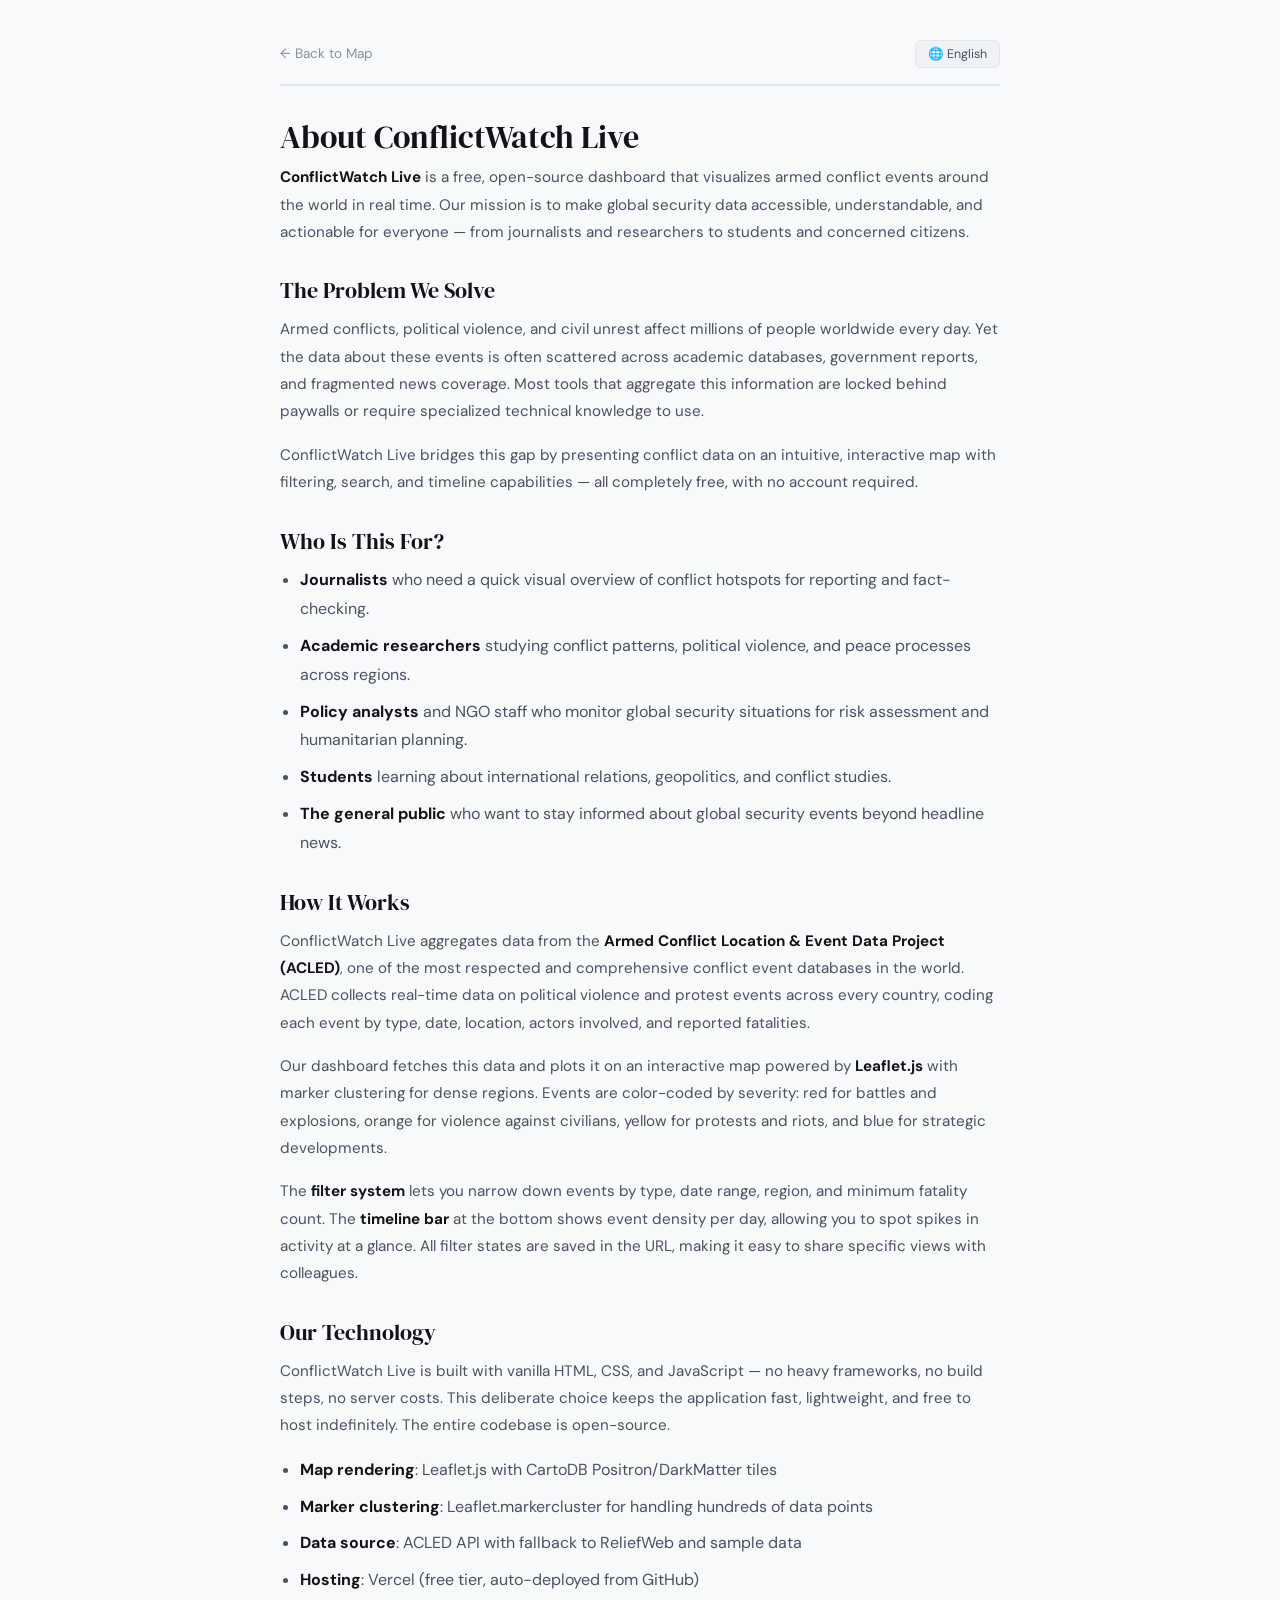
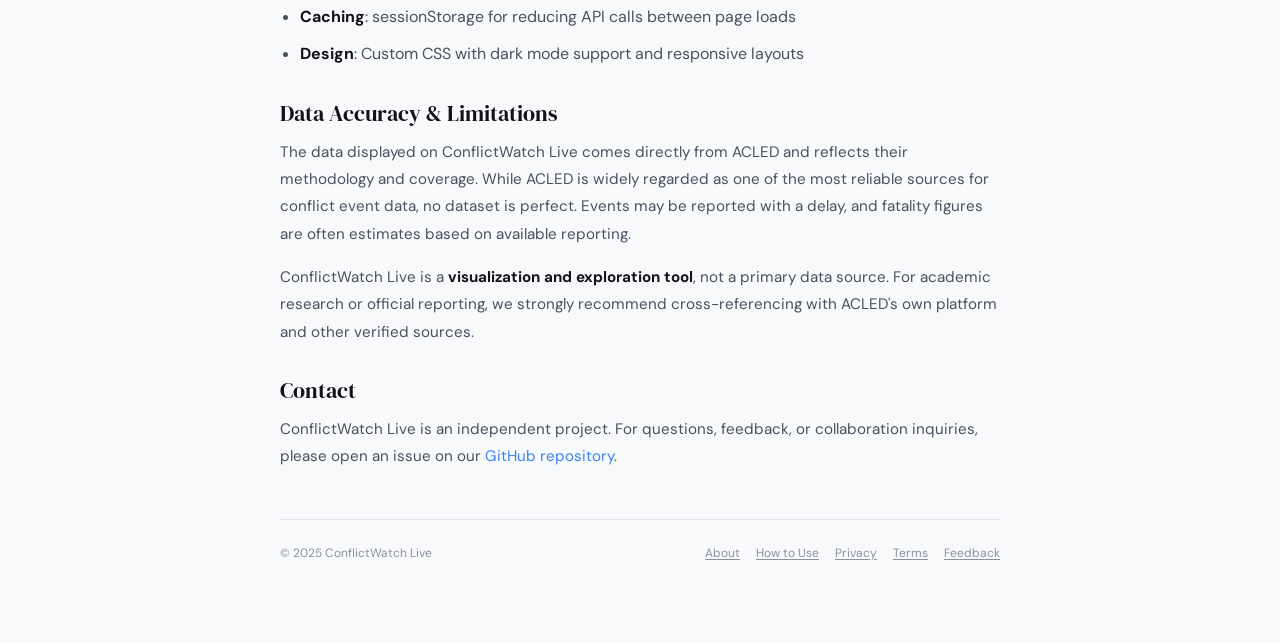
<file: pages/about.html>
<!DOCTYPE html>
<html lang="en">
<head>
  <meta charset="UTF-8">
  <meta name="viewport" content="width=device-width, initial-scale=1.0">
  <title>About Us — ConflictWatch Live | Global Conflict Tracker</title>
  <meta name="description" content="Learn about ConflictWatch Live, a free real-time dashboard that tracks armed conflicts, protests, and violence worldwide using ACLED data on an interactive map.">
  <meta name="keywords" content="about conflictwatch, conflict tracker, war map, ACLED data, global security, armed conflict monitor, peace research tool">
  <link rel="canonical" href="https://conflictwatch-live.vercel.app/pages/about.html">
  <meta property="og:title" content="About ConflictWatch Live — Real-Time Conflict Tracker">
  <meta property="og:description" content="ConflictWatch Live is a free dashboard tracking armed conflicts and protests worldwide on an interactive map and timeline.">
  <meta property="og:type" content="website">
  <meta property="og:url" content="https://conflictwatch-live.vercel.app/pages/about.html">
  <meta property="og:image" content="https://conflictwatch-live.vercel.app/assets/images/og-preview.png">
  <meta property="og:image:width" content="1200">
  <meta property="og:image:height" content="630">
  <meta property="og:site_name" content="ConflictWatch Live">
  <meta name="twitter:card" content="summary_large_image">
  <meta name="twitter:title" content="About ConflictWatch Live — Real-Time Conflict Tracker">
  <meta name="twitter:description" content="ConflictWatch Live is a free dashboard tracking armed conflicts and protests worldwide on an interactive map and timeline.">
  <meta name="twitter:image" content="https://conflictwatch-live.vercel.app/assets/images/og-preview.png">
  <meta name="robots" content="index, follow">
  <link rel="alternate" hreflang="en" href="https://conflictwatch-live.vercel.app/pages/about.html">
  <link rel="alternate" hreflang="ko" href="https://conflictwatch-live.vercel.app/pages/about.html?lang=ko">
  <link rel="alternate" hreflang="es" href="https://conflictwatch-live.vercel.app/pages/about.html?lang=es">
  <link rel="alternate" hreflang="fr" href="https://conflictwatch-live.vercel.app/pages/about.html?lang=fr">
  <link rel="alternate" hreflang="de" href="https://conflictwatch-live.vercel.app/pages/about.html?lang=de">
  <link rel="alternate" hreflang="ja" href="https://conflictwatch-live.vercel.app/pages/about.html?lang=ja">
  <link rel="alternate" hreflang="zh" href="https://conflictwatch-live.vercel.app/pages/about.html?lang=zh">
  <link rel="alternate" hreflang="ar" href="https://conflictwatch-live.vercel.app/pages/about.html?lang=ar">
  <link rel="alternate" hreflang="pt" href="https://conflictwatch-live.vercel.app/pages/about.html?lang=pt">
  <link rel="alternate" hreflang="ru" href="https://conflictwatch-live.vercel.app/pages/about.html?lang=ru">
  <link rel="alternate" hreflang="hi" href="https://conflictwatch-live.vercel.app/pages/about.html?lang=hi">
  <link rel="alternate" hreflang="tr" href="https://conflictwatch-live.vercel.app/pages/about.html?lang=tr">
  <link rel="alternate" hreflang="x-default" href="https://conflictwatch-live.vercel.app/pages/about.html">
  <script type="application/ld+json">
  {
    "@context": "https://schema.org",
    "@type": "AboutPage",
    "name": "About ConflictWatch Live",
    "description": "Learn about ConflictWatch Live, a free real-time dashboard that tracks armed conflicts, protests, and violence worldwide using ACLED data.",
    "url": "https://conflictwatch-live.vercel.app/pages/about.html",
    "isPartOf": {
      "@type": "WebApplication",
      "name": "ConflictWatch Live",
      "url": "https://conflictwatch-live.vercel.app/"
    }
  }
  </script>
  <link rel="preconnect" href="https://fonts.googleapis.com">
  <link rel="preconnect" href="https://fonts.gstatic.com" crossorigin>
  <link href="https://fonts.googleapis.com/css2?family=DM+Sans:wght@400;500;600;700&family=DM+Serif+Display&display=swap" rel="stylesheet">
  <link rel="stylesheet" href="../css/variables.css">
  <link rel="stylesheet" href="../css/base.css">
  <!-- Google AdSense -->
  <script async src="https://pagead2.googlesyndication.com/pagead/js/adsbygoogle.js?client=ca-pub-7098271335538021" crossorigin="anonymous"></script>

  <link rel="icon" href="data:image/svg+xml,<svg xmlns='http://www.w3.org/2000/svg' viewBox='0 0 100 100'><text y='.9em' font-size='90'>🌍</text></svg>">
  <style>
    .page { max-width: 760px; margin: 0 auto; padding: 40px 20px 80px; }
    .page-header { display: flex; align-items: center; gap: 10px; margin-bottom: 32px; padding-bottom: 16px; border-bottom: 2px solid var(--border); flex-wrap: wrap; }
    .page-header a { color: var(--text-muted); font-size: 0.85rem; text-decoration: none; }
    .page-header a:hover { color: var(--accent); }
    .page h1 { font-size: 2rem; margin-bottom: 8px; }
    .page h2 { font-size: 1.35rem; margin: 32px 0 12px; color: var(--text-primary); }
    .page p { margin-bottom: 16px; color: var(--text-secondary); line-height: 1.8; font-size: 0.95rem; }
    .page ul { margin: 0 0 16px 20px; color: var(--text-secondary); line-height: 1.8; }
    .page li { margin-bottom: 8px; }
    .page strong { color: var(--text-primary); }
    .page-footer { margin-top: 48px; padding-top: 24px; border-top: 1px solid var(--border); font-size: 0.75rem; color: var(--text-muted); display: flex; flex-wrap: wrap; gap: 16px; justify-content: space-between; }
    .page-footer a { color: var(--text-muted); text-decoration: underline; text-underline-offset: 2px; }
    .page-footer a:hover { color: var(--accent); }
    .page-footer__links { display: flex; gap: 16px; flex-wrap: wrap; }
  </style>
</head>
<body>
  <div class="page">
    <div class="page-header">
      <a href="/">← Back to Map</a>
    </div>

    <h1>About ConflictWatch Live</h1>
    <p><strong>ConflictWatch Live</strong> is a free, open-source dashboard that visualizes armed conflict events around the world in real time. Our mission is to make global security data accessible, understandable, and actionable for everyone — from journalists and researchers to students and concerned citizens.</p>

    <h2>The Problem We Solve</h2>
    <p>Armed conflicts, political violence, and civil unrest affect millions of people worldwide every day. Yet the data about these events is often scattered across academic databases, government reports, and fragmented news coverage. Most tools that aggregate this information are locked behind paywalls or require specialized technical knowledge to use.</p>
    <p>ConflictWatch Live bridges this gap by presenting conflict data on an intuitive, interactive map with filtering, search, and timeline capabilities — all completely free, with no account required.</p>

    <h2>Who Is This For?</h2>
    <ul>
      <li><strong>Journalists</strong> who need a quick visual overview of conflict hotspots for reporting and fact-checking.</li>
      <li><strong>Academic researchers</strong> studying conflict patterns, political violence, and peace processes across regions.</li>
      <li><strong>Policy analysts</strong> and NGO staff who monitor global security situations for risk assessment and humanitarian planning.</li>
      <li><strong>Students</strong> learning about international relations, geopolitics, and conflict studies.</li>
      <li><strong>The general public</strong> who want to stay informed about global security events beyond headline news.</li>
    </ul>

    <h2>How It Works</h2>
    <p>ConflictWatch Live aggregates data from the <strong>Armed Conflict Location & Event Data Project (ACLED)</strong>, one of the most respected and comprehensive conflict event databases in the world. ACLED collects real-time data on political violence and protest events across every country, coding each event by type, date, location, actors involved, and reported fatalities.</p>
    <p>Our dashboard fetches this data and plots it on an interactive map powered by <strong>Leaflet.js</strong> with marker clustering for dense regions. Events are color-coded by severity: red for battles and explosions, orange for violence against civilians, yellow for protests and riots, and blue for strategic developments.</p>
    <p>The <strong>filter system</strong> lets you narrow down events by type, date range, region, and minimum fatality count. The <strong>timeline bar</strong> at the bottom shows event density per day, allowing you to spot spikes in activity at a glance. All filter states are saved in the URL, making it easy to share specific views with colleagues.</p>

    <h2>Our Technology</h2>
    <p>ConflictWatch Live is built with vanilla HTML, CSS, and JavaScript — no heavy frameworks, no build steps, no server costs. This deliberate choice keeps the application fast, lightweight, and free to host indefinitely. The entire codebase is open-source.</p>
    <ul>
      <li><strong>Map rendering</strong>: Leaflet.js with CartoDB Positron/DarkMatter tiles</li>
      <li><strong>Marker clustering</strong>: Leaflet.markercluster for handling hundreds of data points</li>
      <li><strong>Data source</strong>: ACLED API with fallback to ReliefWeb and sample data</li>
      <li><strong>Hosting</strong>: Vercel (free tier, auto-deployed from GitHub)</li>
      <li><strong>Caching</strong>: sessionStorage for reducing API calls between page loads</li>
      <li><strong>Design</strong>: Custom CSS with dark mode support and responsive layouts</li>
    </ul>

    <h2>Data Accuracy & Limitations</h2>
    <p>The data displayed on ConflictWatch Live comes directly from ACLED and reflects their methodology and coverage. While ACLED is widely regarded as one of the most reliable sources for conflict event data, no dataset is perfect. Events may be reported with a delay, and fatality figures are often estimates based on available reporting.</p>
    <p>ConflictWatch Live is a <strong>visualization and exploration tool</strong>, not a primary data source. For academic research or official reporting, we strongly recommend cross-referencing with ACLED's own platform and other verified sources.</p>

    <h2>Contact</h2>
    <p>ConflictWatch Live is an independent project. For questions, feedback, or collaboration inquiries, please open an issue on our <a href="https://github.com/taeshin11/conflictwatch-live" target="_blank" rel="noopener noreferrer">GitHub repository</a>.</p>

    <footer class="page-footer">
      <span>&copy; 2025 ConflictWatch Live</span>
      <div class="page-footer__links">
        <a href="/pages/about.html" data-i18n="about">About</a>
        <a href="/pages/how-to-use.html" data-i18n="howToUse">How to Use</a>
        <a href="/pages/privacy.html" data-i18n="privacy">Privacy</a>
        <a href="/pages/terms.html" data-i18n="terms">Terms</a>
        <a href="mailto:taeshinkim11@gmail.com?subject=ConflictWatch%20Feedback" data-i18n="feedback">Feedback</a>
      </div>
    </footer>
  </div>

  <script src="../js/i18n.js"></script>
  <script src="../js/page-i18n.js"></script>
</body>
</html>
</file>
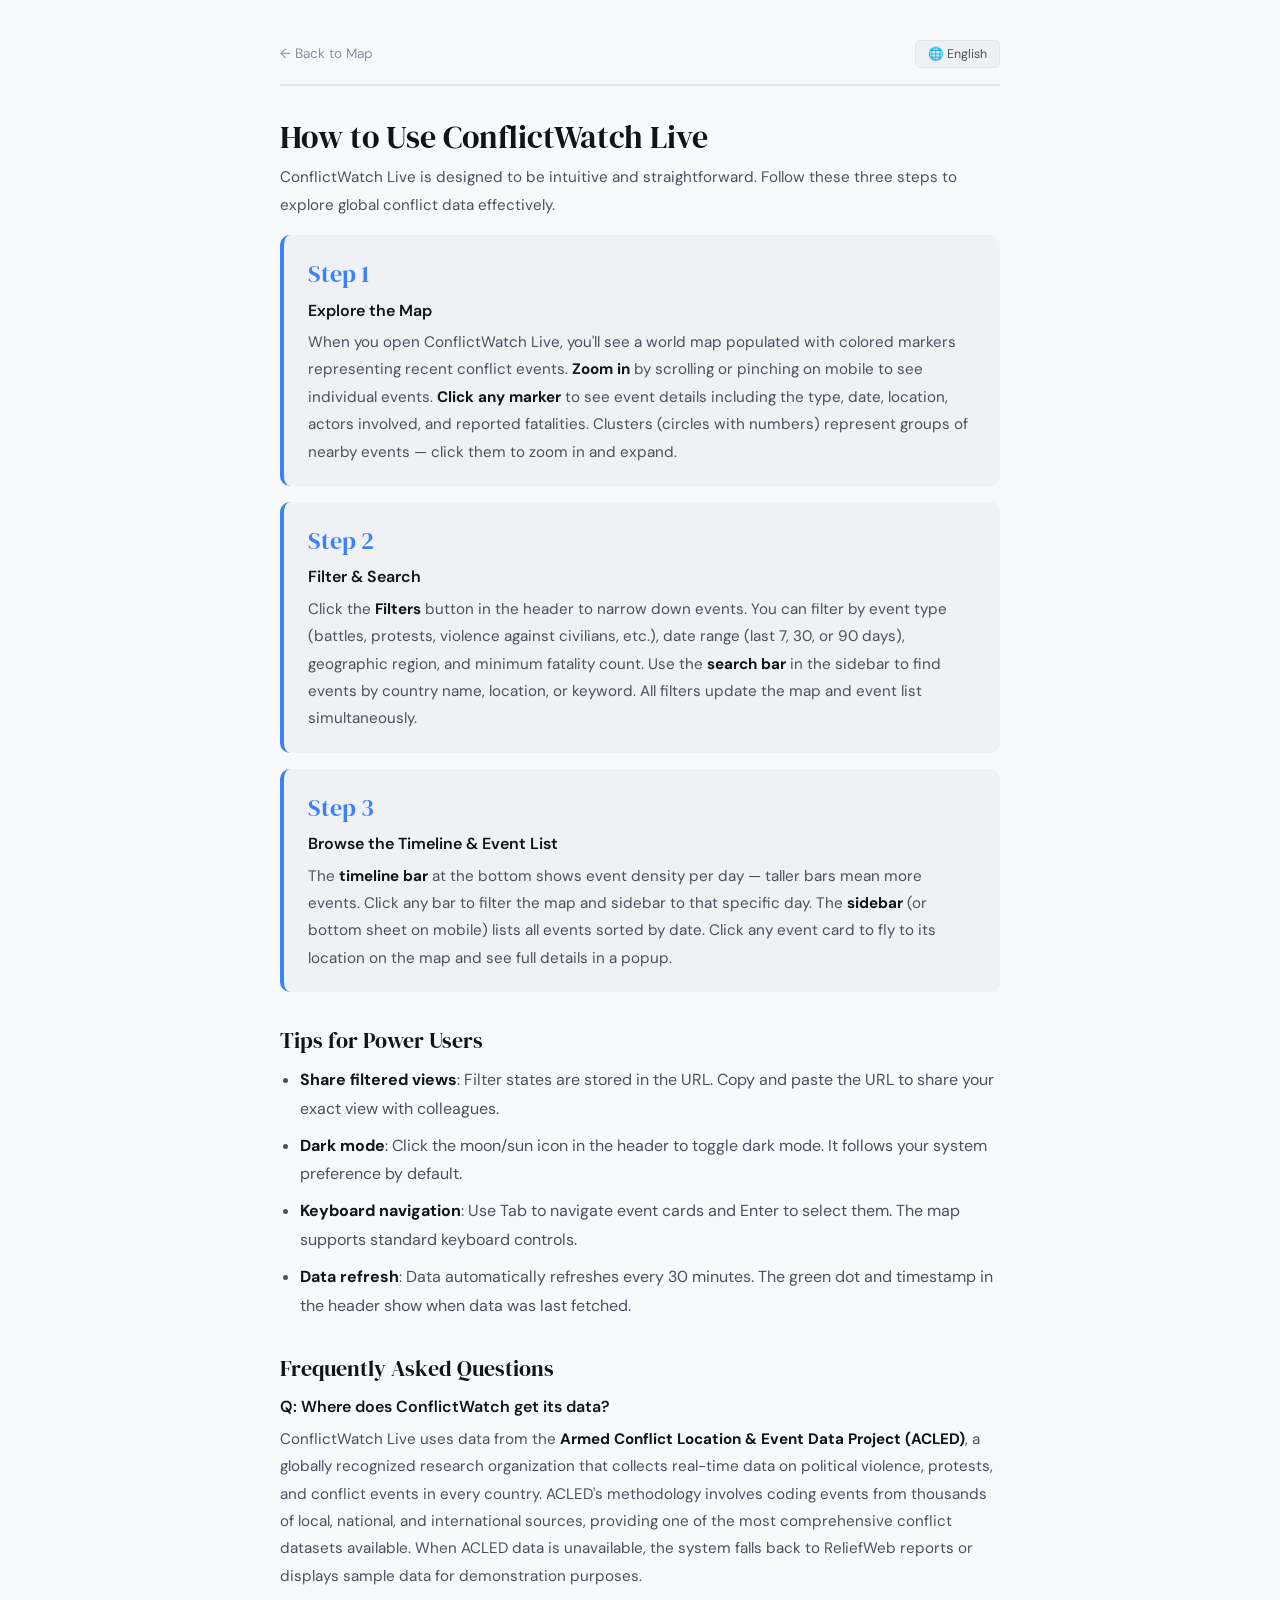
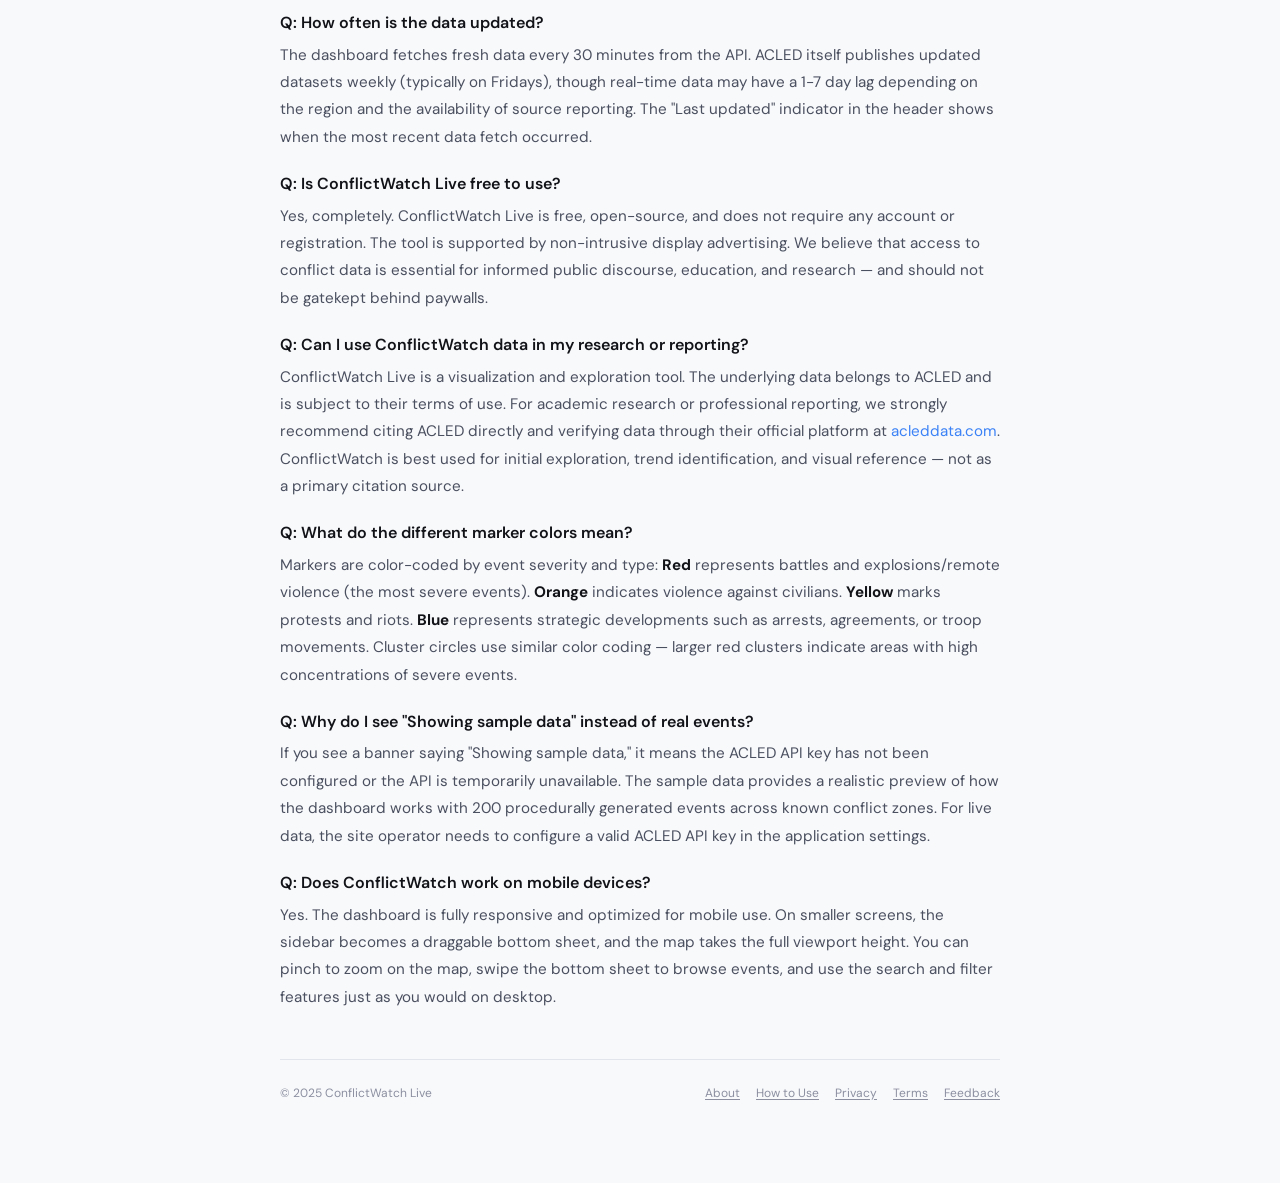
<file: pages/how-to-use.html>
<!DOCTYPE html>
<html lang="en">
<head>
  <meta charset="UTF-8">
  <meta name="viewport" content="width=device-width, initial-scale=1.0">
  <title>How to Use & FAQ — ConflictWatch Live</title>
  <meta name="description" content="Learn how to use ConflictWatch Live to explore global conflicts on an interactive map. Step-by-step guide and frequently asked questions.">
  <meta name="keywords" content="how to use conflict tracker, conflict map guide, ACLED map tutorial, global conflict FAQ, war tracker help">
  <link rel="canonical" href="https://conflictwatch-live.vercel.app/pages/how-to-use.html">
  <meta property="og:title" content="How to Use ConflictWatch Live — Guide & FAQ">
  <meta property="og:description" content="Step-by-step guide to exploring global conflicts on ConflictWatch Live's interactive map dashboard.">
  <meta property="og:type" content="website">
  <meta property="og:url" content="https://conflictwatch-live.vercel.app/pages/how-to-use.html">
  <meta property="og:image" content="https://conflictwatch-live.vercel.app/assets/images/og-preview.png">
  <meta property="og:image:width" content="1200">
  <meta property="og:image:height" content="630">
  <meta property="og:site_name" content="ConflictWatch Live">
  <meta name="twitter:card" content="summary_large_image">
  <meta name="twitter:title" content="How to Use ConflictWatch Live — Guide & FAQ">
  <meta name="twitter:description" content="Step-by-step guide to exploring global conflicts on ConflictWatch Live's interactive map dashboard.">
  <meta name="twitter:image" content="https://conflictwatch-live.vercel.app/assets/images/og-preview.png">
  <meta name="robots" content="index, follow">
  <link rel="alternate" hreflang="en" href="https://conflictwatch-live.vercel.app/pages/how-to-use.html">
  <link rel="alternate" hreflang="ko" href="https://conflictwatch-live.vercel.app/pages/how-to-use.html?lang=ko">
  <link rel="alternate" hreflang="es" href="https://conflictwatch-live.vercel.app/pages/how-to-use.html?lang=es">
  <link rel="alternate" hreflang="fr" href="https://conflictwatch-live.vercel.app/pages/how-to-use.html?lang=fr">
  <link rel="alternate" hreflang="de" href="https://conflictwatch-live.vercel.app/pages/how-to-use.html?lang=de">
  <link rel="alternate" hreflang="ja" href="https://conflictwatch-live.vercel.app/pages/how-to-use.html?lang=ja">
  <link rel="alternate" hreflang="zh" href="https://conflictwatch-live.vercel.app/pages/how-to-use.html?lang=zh">
  <link rel="alternate" hreflang="ar" href="https://conflictwatch-live.vercel.app/pages/how-to-use.html?lang=ar">
  <link rel="alternate" hreflang="pt" href="https://conflictwatch-live.vercel.app/pages/how-to-use.html?lang=pt">
  <link rel="alternate" hreflang="ru" href="https://conflictwatch-live.vercel.app/pages/how-to-use.html?lang=ru">
  <link rel="alternate" hreflang="hi" href="https://conflictwatch-live.vercel.app/pages/how-to-use.html?lang=hi">
  <link rel="alternate" hreflang="tr" href="https://conflictwatch-live.vercel.app/pages/how-to-use.html?lang=tr">
  <link rel="alternate" hreflang="x-default" href="https://conflictwatch-live.vercel.app/pages/how-to-use.html">
  <script type="application/ld+json">
  {
    "@context": "https://schema.org",
    "@type": "HowTo",
    "name": "How to Use ConflictWatch Live",
    "description": "Step-by-step guide to exploring global conflicts on ConflictWatch Live's interactive map dashboard.",
    "url": "https://conflictwatch-live.vercel.app/pages/how-to-use.html",
    "step": [
      { "@type": "HowToStep", "name": "Explore the Map", "text": "Open ConflictWatch Live to see a world map populated with colored markers representing recent conflict events. Zoom in to see individual events and click markers for details." },
      { "@type": "HowToStep", "name": "Filter & Search", "text": "Click the Filters button to narrow down events by type, date range, region, and fatality count. Use the search bar to find events by country or keyword." },
      { "@type": "HowToStep", "name": "Browse the Timeline & Event List", "text": "Use the timeline bar at the bottom to see event density per day. Browse the sidebar event list and click any card to fly to its location on the map." }
    ]
  }
  </script>
  <link rel="preconnect" href="https://fonts.googleapis.com">
  <link rel="preconnect" href="https://fonts.gstatic.com" crossorigin>
  <link href="https://fonts.googleapis.com/css2?family=DM+Sans:wght@400;500;600;700&family=DM+Serif+Display&display=swap" rel="stylesheet">
  <link rel="stylesheet" href="../css/variables.css">
  <link rel="stylesheet" href="../css/base.css">
  <!-- Google AdSense -->
  <script async src="https://pagead2.googlesyndication.com/pagead/js/adsbygoogle.js?client=ca-pub-7098271335538021" crossorigin="anonymous"></script>

  <link rel="icon" href="data:image/svg+xml,<svg xmlns='http://www.w3.org/2000/svg' viewBox='0 0 100 100'><text y='.9em' font-size='90'>🌍</text></svg>">
  <style>
    .page { max-width: 760px; margin: 0 auto; padding: 40px 20px 80px; }
    .page-header { display: flex; align-items: center; gap: 10px; margin-bottom: 32px; padding-bottom: 16px; border-bottom: 2px solid var(--border); flex-wrap: wrap; }
    .page-header a { color: var(--text-muted); font-size: 0.85rem; text-decoration: none; }
    .page-header a:hover { color: var(--accent); }
    .page h1 { font-size: 2rem; margin-bottom: 8px; }
    .page h2 { font-size: 1.35rem; margin: 36px 0 12px; color: var(--text-primary); }
    .page h3 { font-size: 1.1rem; margin: 24px 0 8px; color: var(--text-primary); font-family: 'DM Sans', sans-serif; }
    .page p { margin-bottom: 16px; color: var(--text-secondary); line-height: 1.8; font-size: 0.95rem; }
    .page ul, .page ol { margin: 0 0 16px 20px; color: var(--text-secondary); line-height: 1.8; }
    .page li { margin-bottom: 8px; }
    .page strong { color: var(--text-primary); }
    .step { background: var(--bg-secondary); border-radius: 10px; padding: 20px 24px; margin-bottom: 16px; border-left: 4px solid var(--accent); }
    .step__number { font-family: 'DM Serif Display', serif; font-size: 1.5rem; color: var(--accent); margin-bottom: 4px; }
    .step__title { font-weight: 600; font-size: 1rem; margin-bottom: 6px; color: var(--text-primary); }
    .step p { margin-bottom: 0; }
    .faq { margin-bottom: 20px; }
    .faq__q { font-weight: 600; color: var(--text-primary); margin-bottom: 6px; font-size: 1rem; }
    .faq__a { color: var(--text-secondary); line-height: 1.8; font-size: 0.95rem; }
    .page-footer { margin-top: 48px; padding-top: 24px; border-top: 1px solid var(--border); font-size: 0.75rem; color: var(--text-muted); display: flex; flex-wrap: wrap; gap: 16px; justify-content: space-between; }
    .page-footer a { color: var(--text-muted); text-decoration: underline; text-underline-offset: 2px; }
    .page-footer a:hover { color: var(--accent); }
    .page-footer__links { display: flex; gap: 16px; flex-wrap: wrap; }
  </style>
</head>
<body>
  <div class="page">
    <div class="page-header">
      <a href="/">← Back to Map</a>
    </div>

    <h1>How to Use ConflictWatch Live</h1>
    <p>ConflictWatch Live is designed to be intuitive and straightforward. Follow these three steps to explore global conflict data effectively.</p>

    <div class="step">
      <div class="step__number">Step 1</div>
      <div class="step__title">Explore the Map</div>
      <p>When you open ConflictWatch Live, you'll see a world map populated with colored markers representing recent conflict events. <strong>Zoom in</strong> by scrolling or pinching on mobile to see individual events. <strong>Click any marker</strong> to see event details including the type, date, location, actors involved, and reported fatalities. Clusters (circles with numbers) represent groups of nearby events — click them to zoom in and expand.</p>
    </div>

    <div class="step">
      <div class="step__number">Step 2</div>
      <div class="step__title">Filter & Search</div>
      <p>Click the <strong>Filters</strong> button in the header to narrow down events. You can filter by event type (battles, protests, violence against civilians, etc.), date range (last 7, 30, or 90 days), geographic region, and minimum fatality count. Use the <strong>search bar</strong> in the sidebar to find events by country name, location, or keyword. All filters update the map and event list simultaneously.</p>
    </div>

    <div class="step">
      <div class="step__number">Step 3</div>
      <div class="step__title">Browse the Timeline & Event List</div>
      <p>The <strong>timeline bar</strong> at the bottom shows event density per day — taller bars mean more events. Click any bar to filter the map and sidebar to that specific day. The <strong>sidebar</strong> (or bottom sheet on mobile) lists all events sorted by date. Click any event card to fly to its location on the map and see full details in a popup.</p>
    </div>

    <h2>Tips for Power Users</h2>
    <ul>
      <li><strong>Share filtered views</strong>: Filter states are stored in the URL. Copy and paste the URL to share your exact view with colleagues.</li>
      <li><strong>Dark mode</strong>: Click the moon/sun icon in the header to toggle dark mode. It follows your system preference by default.</li>
      <li><strong>Keyboard navigation</strong>: Use Tab to navigate event cards and Enter to select them. The map supports standard keyboard controls.</li>
      <li><strong>Data refresh</strong>: Data automatically refreshes every 30 minutes. The green dot and timestamp in the header show when data was last fetched.</li>
    </ul>

    <h2>Frequently Asked Questions</h2>

    <div class="faq">
      <div class="faq__q">Q: Where does ConflictWatch get its data?</div>
      <div class="faq__a">ConflictWatch Live uses data from the <strong>Armed Conflict Location & Event Data Project (ACLED)</strong>, a globally recognized research organization that collects real-time data on political violence, protests, and conflict events in every country. ACLED's methodology involves coding events from thousands of local, national, and international sources, providing one of the most comprehensive conflict datasets available. When ACLED data is unavailable, the system falls back to ReliefWeb reports or displays sample data for demonstration purposes.</div>
    </div>

    <div class="faq">
      <div class="faq__q">Q: How often is the data updated?</div>
      <div class="faq__a">The dashboard fetches fresh data every 30 minutes from the API. ACLED itself publishes updated datasets weekly (typically on Fridays), though real-time data may have a 1-7 day lag depending on the region and the availability of source reporting. The "Last updated" indicator in the header shows when the most recent data fetch occurred.</div>
    </div>

    <div class="faq">
      <div class="faq__q">Q: Is ConflictWatch Live free to use?</div>
      <div class="faq__a">Yes, completely. ConflictWatch Live is free, open-source, and does not require any account or registration. The tool is supported by non-intrusive display advertising. We believe that access to conflict data is essential for informed public discourse, education, and research — and should not be gatekept behind paywalls.</div>
    </div>

    <div class="faq">
      <div class="faq__q">Q: Can I use ConflictWatch data in my research or reporting?</div>
      <div class="faq__a">ConflictWatch Live is a visualization and exploration tool. The underlying data belongs to ACLED and is subject to their terms of use. For academic research or professional reporting, we strongly recommend citing ACLED directly and verifying data through their official platform at <a href="https://acleddata.com" target="_blank" rel="noopener noreferrer">acleddata.com</a>. ConflictWatch is best used for initial exploration, trend identification, and visual reference — not as a primary citation source.</div>
    </div>

    <div class="faq">
      <div class="faq__q">Q: What do the different marker colors mean?</div>
      <div class="faq__a">Markers are color-coded by event severity and type: <strong>Red</strong> represents battles and explosions/remote violence (the most severe events). <strong>Orange</strong> indicates violence against civilians. <strong>Yellow</strong> marks protests and riots. <strong>Blue</strong> represents strategic developments such as arrests, agreements, or troop movements. Cluster circles use similar color coding — larger red clusters indicate areas with high concentrations of severe events.</div>
    </div>

    <div class="faq">
      <div class="faq__q">Q: Why do I see "Showing sample data" instead of real events?</div>
      <div class="faq__a">If you see a banner saying "Showing sample data," it means the ACLED API key has not been configured or the API is temporarily unavailable. The sample data provides a realistic preview of how the dashboard works with 200 procedurally generated events across known conflict zones. For live data, the site operator needs to configure a valid ACLED API key in the application settings.</div>
    </div>

    <div class="faq">
      <div class="faq__q">Q: Does ConflictWatch work on mobile devices?</div>
      <div class="faq__a">Yes. The dashboard is fully responsive and optimized for mobile use. On smaller screens, the sidebar becomes a draggable bottom sheet, and the map takes the full viewport height. You can pinch to zoom on the map, swipe the bottom sheet to browse events, and use the search and filter features just as you would on desktop.</div>
    </div>

    <footer class="page-footer">
      <span>&copy; 2025 ConflictWatch Live</span>
      <div class="page-footer__links">
        <a href="/pages/about.html" data-i18n="about">About</a>
        <a href="/pages/how-to-use.html" data-i18n="howToUse">How to Use</a>
        <a href="/pages/privacy.html" data-i18n="privacy">Privacy</a>
        <a href="/pages/terms.html" data-i18n="terms">Terms</a>
        <a href="mailto:taeshinkim11@gmail.com?subject=ConflictWatch%20Feedback" data-i18n="feedback">Feedback</a>
      </div>
    </footer>
  </div>

  <script src="../js/i18n.js"></script>
  <script src="../js/page-i18n.js"></script>
</body>
</html>
</file>
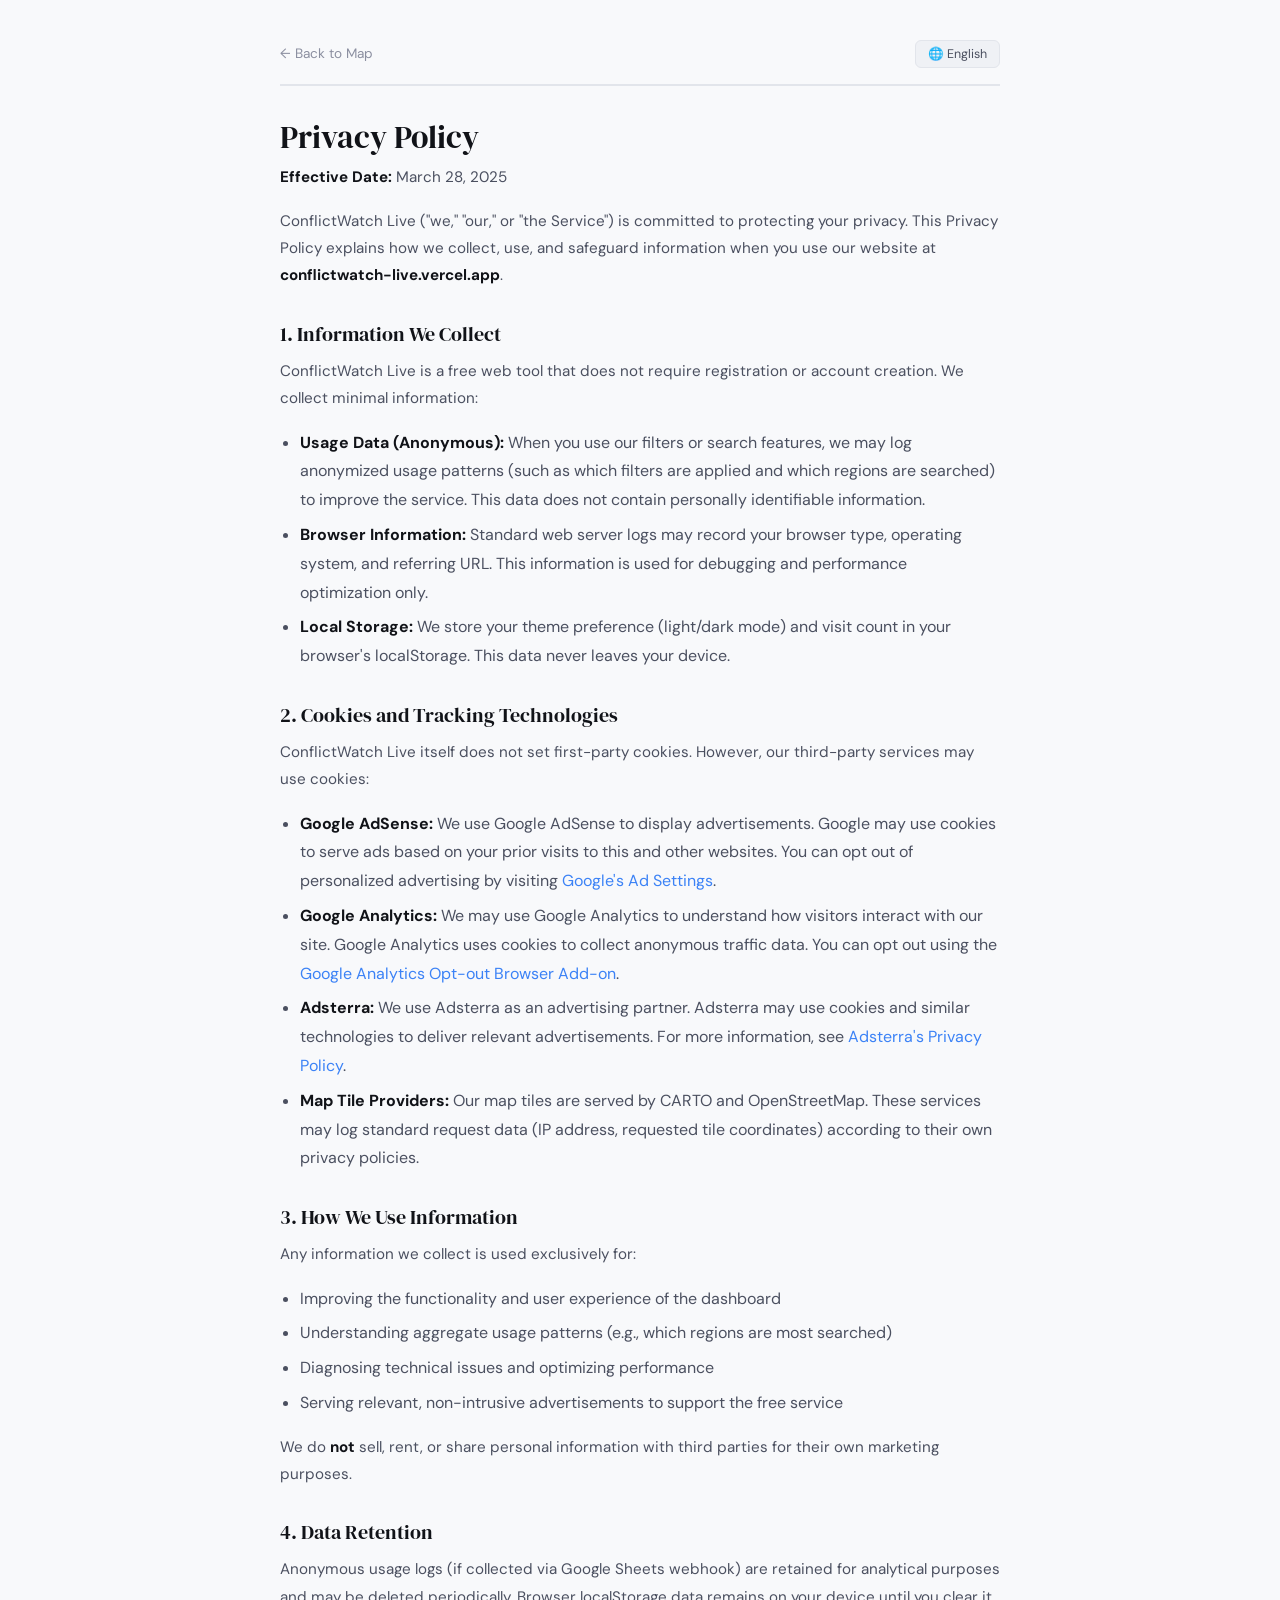
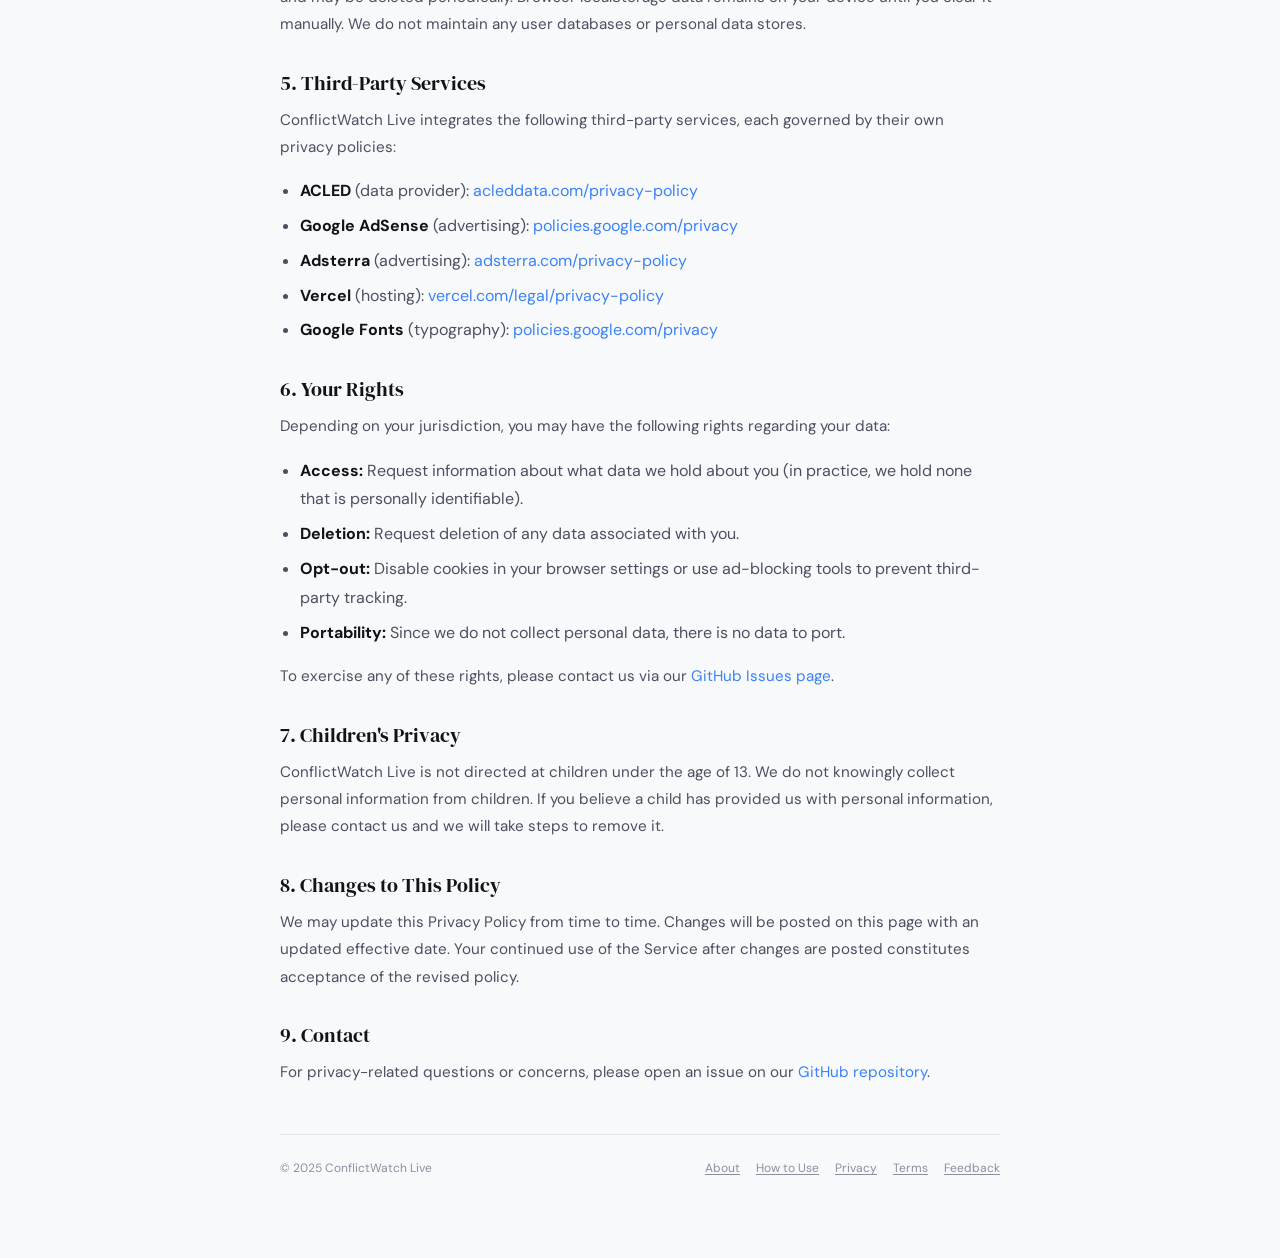
<file: pages/privacy.html>
<!DOCTYPE html>
<html lang="en">
<head>
  <meta charset="UTF-8">
  <meta name="viewport" content="width=device-width, initial-scale=1.0">
  <title>Privacy Policy — ConflictWatch Live</title>
  <meta name="description" content="Privacy policy for ConflictWatch Live. Learn how we handle your data, cookies, and third-party services on our global conflict tracking dashboard.">
  <meta name="keywords" content="privacy policy, data protection, conflict tracker privacy, cookies policy, GDPR">
  <link rel="canonical" href="https://conflictwatch-live.vercel.app/pages/privacy.html">
  <meta property="og:title" content="Privacy Policy — ConflictWatch Live">
  <meta property="og:description" content="How ConflictWatch Live handles your data, cookies, and third-party services.">
  <meta property="og:type" content="website">
  <meta property="og:url" content="https://conflictwatch-live.vercel.app/pages/privacy.html">
  <meta property="og:image" content="https://conflictwatch-live.vercel.app/assets/images/og-preview.png">
  <meta property="og:image:width" content="1200">
  <meta property="og:image:height" content="630">
  <meta property="og:site_name" content="ConflictWatch Live">
  <meta name="twitter:card" content="summary_large_image">
  <meta name="twitter:title" content="Privacy Policy — ConflictWatch Live">
  <meta name="twitter:description" content="How ConflictWatch Live handles your data, cookies, and third-party services.">
  <meta name="twitter:image" content="https://conflictwatch-live.vercel.app/assets/images/og-preview.png">
  <meta name="robots" content="index, follow">
  <link rel="alternate" hreflang="en" href="https://conflictwatch-live.vercel.app/pages/privacy.html">
  <link rel="alternate" hreflang="ko" href="https://conflictwatch-live.vercel.app/pages/privacy.html?lang=ko">
  <link rel="alternate" hreflang="es" href="https://conflictwatch-live.vercel.app/pages/privacy.html?lang=es">
  <link rel="alternate" hreflang="fr" href="https://conflictwatch-live.vercel.app/pages/privacy.html?lang=fr">
  <link rel="alternate" hreflang="de" href="https://conflictwatch-live.vercel.app/pages/privacy.html?lang=de">
  <link rel="alternate" hreflang="ja" href="https://conflictwatch-live.vercel.app/pages/privacy.html?lang=ja">
  <link rel="alternate" hreflang="zh" href="https://conflictwatch-live.vercel.app/pages/privacy.html?lang=zh">
  <link rel="alternate" hreflang="ar" href="https://conflictwatch-live.vercel.app/pages/privacy.html?lang=ar">
  <link rel="alternate" hreflang="pt" href="https://conflictwatch-live.vercel.app/pages/privacy.html?lang=pt">
  <link rel="alternate" hreflang="ru" href="https://conflictwatch-live.vercel.app/pages/privacy.html?lang=ru">
  <link rel="alternate" hreflang="hi" href="https://conflictwatch-live.vercel.app/pages/privacy.html?lang=hi">
  <link rel="alternate" hreflang="tr" href="https://conflictwatch-live.vercel.app/pages/privacy.html?lang=tr">
  <link rel="alternate" hreflang="x-default" href="https://conflictwatch-live.vercel.app/pages/privacy.html">
  <script type="application/ld+json">
  {
    "@context": "https://schema.org",
    "@type": "WebPage",
    "name": "Privacy Policy — ConflictWatch Live",
    "description": "Privacy policy for ConflictWatch Live. Learn how we handle your data, cookies, and third-party services.",
    "url": "https://conflictwatch-live.vercel.app/pages/privacy.html",
    "isPartOf": {
      "@type": "WebApplication",
      "name": "ConflictWatch Live",
      "url": "https://conflictwatch-live.vercel.app/"
    }
  }
  </script>
  <link rel="preconnect" href="https://fonts.googleapis.com">
  <link rel="preconnect" href="https://fonts.gstatic.com" crossorigin>
  <link href="https://fonts.googleapis.com/css2?family=DM+Sans:wght@400;500;600;700&family=DM+Serif+Display&display=swap" rel="stylesheet">
  <link rel="stylesheet" href="../css/variables.css">
  <link rel="stylesheet" href="../css/base.css">
  <!-- Google AdSense -->
  <script async src="https://pagead2.googlesyndication.com/pagead/js/adsbygoogle.js?client=ca-pub-7098271335538021" crossorigin="anonymous"></script>

  <link rel="icon" href="data:image/svg+xml,<svg xmlns='http://www.w3.org/2000/svg' viewBox='0 0 100 100'><text y='.9em' font-size='90'>🌍</text></svg>">
  <style>
    .page { max-width: 760px; margin: 0 auto; padding: 40px 20px 80px; }
    .page-header { display: flex; align-items: center; gap: 10px; margin-bottom: 32px; padding-bottom: 16px; border-bottom: 2px solid var(--border); flex-wrap: wrap; }
    .page-header a { color: var(--text-muted); font-size: 0.85rem; text-decoration: none; }
    .page-header a:hover { color: var(--accent); }
    .page h1 { font-size: 2rem; margin-bottom: 8px; }
    .page h2 { font-size: 1.25rem; margin: 32px 0 12px; color: var(--text-primary); }
    .page p { margin-bottom: 16px; color: var(--text-secondary); line-height: 1.8; font-size: 0.95rem; }
    .page ul { margin: 0 0 16px 20px; color: var(--text-secondary); line-height: 1.8; }
    .page li { margin-bottom: 6px; }
    .page strong { color: var(--text-primary); }
    .page-footer { margin-top: 48px; padding-top: 24px; border-top: 1px solid var(--border); font-size: 0.75rem; color: var(--text-muted); display: flex; flex-wrap: wrap; gap: 16px; justify-content: space-between; }
    .page-footer a { color: var(--text-muted); text-decoration: underline; text-underline-offset: 2px; }
    .page-footer a:hover { color: var(--accent); }
    .page-footer__links { display: flex; gap: 16px; flex-wrap: wrap; }
  </style>
</head>
<body>
  <div class="page">
    <div class="page-header">
      <a href="/">← Back to Map</a>
    </div>

    <h1>Privacy Policy</h1>
    <p><strong>Effective Date:</strong> March 28, 2025</p>
    <p>ConflictWatch Live ("we," "our," or "the Service") is committed to protecting your privacy. This Privacy Policy explains how we collect, use, and safeguard information when you use our website at <strong>conflictwatch-live.vercel.app</strong>.</p>

    <h2>1. Information We Collect</h2>
    <p>ConflictWatch Live is a free web tool that does not require registration or account creation. We collect minimal information:</p>
    <ul>
      <li><strong>Usage Data (Anonymous):</strong> When you use our filters or search features, we may log anonymized usage patterns (such as which filters are applied and which regions are searched) to improve the service. This data does not contain personally identifiable information.</li>
      <li><strong>Browser Information:</strong> Standard web server logs may record your browser type, operating system, and referring URL. This information is used for debugging and performance optimization only.</li>
      <li><strong>Local Storage:</strong> We store your theme preference (light/dark mode) and visit count in your browser's localStorage. This data never leaves your device.</li>
    </ul>

    <h2>2. Cookies and Tracking Technologies</h2>
    <p>ConflictWatch Live itself does not set first-party cookies. However, our third-party services may use cookies:</p>
    <ul>
      <li><strong>Google AdSense:</strong> We use Google AdSense to display advertisements. Google may use cookies to serve ads based on your prior visits to this and other websites. You can opt out of personalized advertising by visiting <a href="https://www.google.com/settings/ads" target="_blank" rel="noopener noreferrer">Google's Ad Settings</a>.</li>
      <li><strong>Google Analytics:</strong> We may use Google Analytics to understand how visitors interact with our site. Google Analytics uses cookies to collect anonymous traffic data. You can opt out using the <a href="https://tools.google.com/dlpage/gaoptout" target="_blank" rel="noopener noreferrer">Google Analytics Opt-out Browser Add-on</a>.</li>
      <li><strong>Adsterra:</strong> We use Adsterra as an advertising partner. Adsterra may use cookies and similar technologies to deliver relevant advertisements. For more information, see <a href="https://adsterra.com/privacy-policy/" target="_blank" rel="noopener noreferrer">Adsterra's Privacy Policy</a>.</li>
      <li><strong>Map Tile Providers:</strong> Our map tiles are served by CARTO and OpenStreetMap. These services may log standard request data (IP address, requested tile coordinates) according to their own privacy policies.</li>
    </ul>

    <h2>3. How We Use Information</h2>
    <p>Any information we collect is used exclusively for:</p>
    <ul>
      <li>Improving the functionality and user experience of the dashboard</li>
      <li>Understanding aggregate usage patterns (e.g., which regions are most searched)</li>
      <li>Diagnosing technical issues and optimizing performance</li>
      <li>Serving relevant, non-intrusive advertisements to support the free service</li>
    </ul>
    <p>We do <strong>not</strong> sell, rent, or share personal information with third parties for their own marketing purposes.</p>

    <h2>4. Data Retention</h2>
    <p>Anonymous usage logs (if collected via Google Sheets webhook) are retained for analytical purposes and may be deleted periodically. Browser localStorage data remains on your device until you clear it manually. We do not maintain any user databases or personal data stores.</p>

    <h2>5. Third-Party Services</h2>
    <p>ConflictWatch Live integrates the following third-party services, each governed by their own privacy policies:</p>
    <ul>
      <li><strong>ACLED</strong> (data provider): <a href="https://acleddata.com/privacy-policy/" target="_blank" rel="noopener noreferrer">acleddata.com/privacy-policy</a></li>
      <li><strong>Google AdSense</strong> (advertising): <a href="https://policies.google.com/privacy" target="_blank" rel="noopener noreferrer">policies.google.com/privacy</a></li>
      <li><strong>Adsterra</strong> (advertising): <a href="https://adsterra.com/privacy-policy/" target="_blank" rel="noopener noreferrer">adsterra.com/privacy-policy</a></li>
      <li><strong>Vercel</strong> (hosting): <a href="https://vercel.com/legal/privacy-policy" target="_blank" rel="noopener noreferrer">vercel.com/legal/privacy-policy</a></li>
      <li><strong>Google Fonts</strong> (typography): <a href="https://policies.google.com/privacy" target="_blank" rel="noopener noreferrer">policies.google.com/privacy</a></li>
    </ul>

    <h2>6. Your Rights</h2>
    <p>Depending on your jurisdiction, you may have the following rights regarding your data:</p>
    <ul>
      <li><strong>Access:</strong> Request information about what data we hold about you (in practice, we hold none that is personally identifiable).</li>
      <li><strong>Deletion:</strong> Request deletion of any data associated with you.</li>
      <li><strong>Opt-out:</strong> Disable cookies in your browser settings or use ad-blocking tools to prevent third-party tracking.</li>
      <li><strong>Portability:</strong> Since we do not collect personal data, there is no data to port.</li>
    </ul>
    <p>To exercise any of these rights, please contact us via our <a href="https://github.com/taeshin11/conflictwatch-live/issues" target="_blank" rel="noopener noreferrer">GitHub Issues page</a>.</p>

    <h2>7. Children's Privacy</h2>
    <p>ConflictWatch Live is not directed at children under the age of 13. We do not knowingly collect personal information from children. If you believe a child has provided us with personal information, please contact us and we will take steps to remove it.</p>

    <h2>8. Changes to This Policy</h2>
    <p>We may update this Privacy Policy from time to time. Changes will be posted on this page with an updated effective date. Your continued use of the Service after changes are posted constitutes acceptance of the revised policy.</p>

    <h2>9. Contact</h2>
    <p>For privacy-related questions or concerns, please open an issue on our <a href="https://github.com/taeshin11/conflictwatch-live/issues" target="_blank" rel="noopener noreferrer">GitHub repository</a>.</p>

    <footer class="page-footer">
      <span>&copy; 2025 ConflictWatch Live</span>
      <div class="page-footer__links">
        <a href="/pages/about.html" data-i18n="about">About</a>
        <a href="/pages/how-to-use.html" data-i18n="howToUse">How to Use</a>
        <a href="/pages/privacy.html" data-i18n="privacy">Privacy</a>
        <a href="/pages/terms.html" data-i18n="terms">Terms</a>
        <a href="mailto:taeshinkim11@gmail.com?subject=ConflictWatch%20Feedback" data-i18n="feedback">Feedback</a>
      </div>
    </footer>
  </div>

  <script src="../js/i18n.js"></script>
  <script src="../js/page-i18n.js"></script>
</body>
</html>
</file>
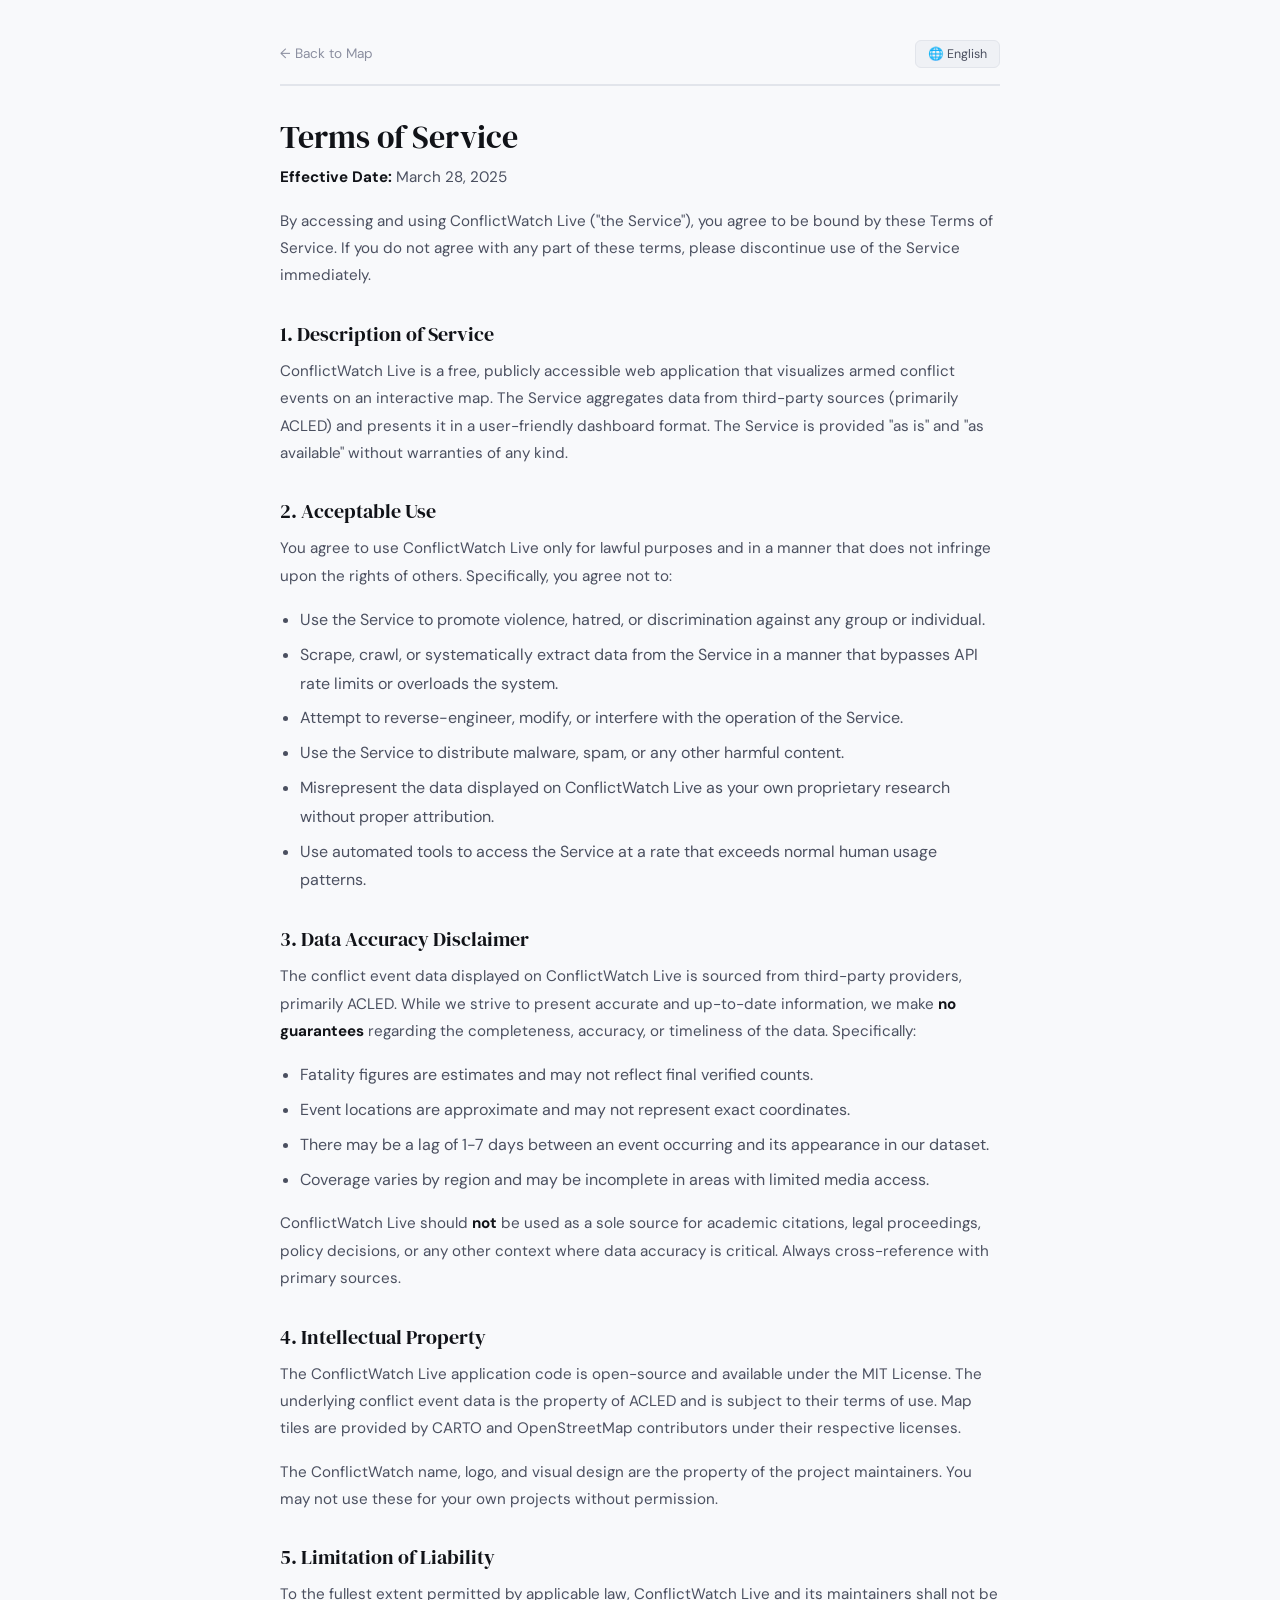
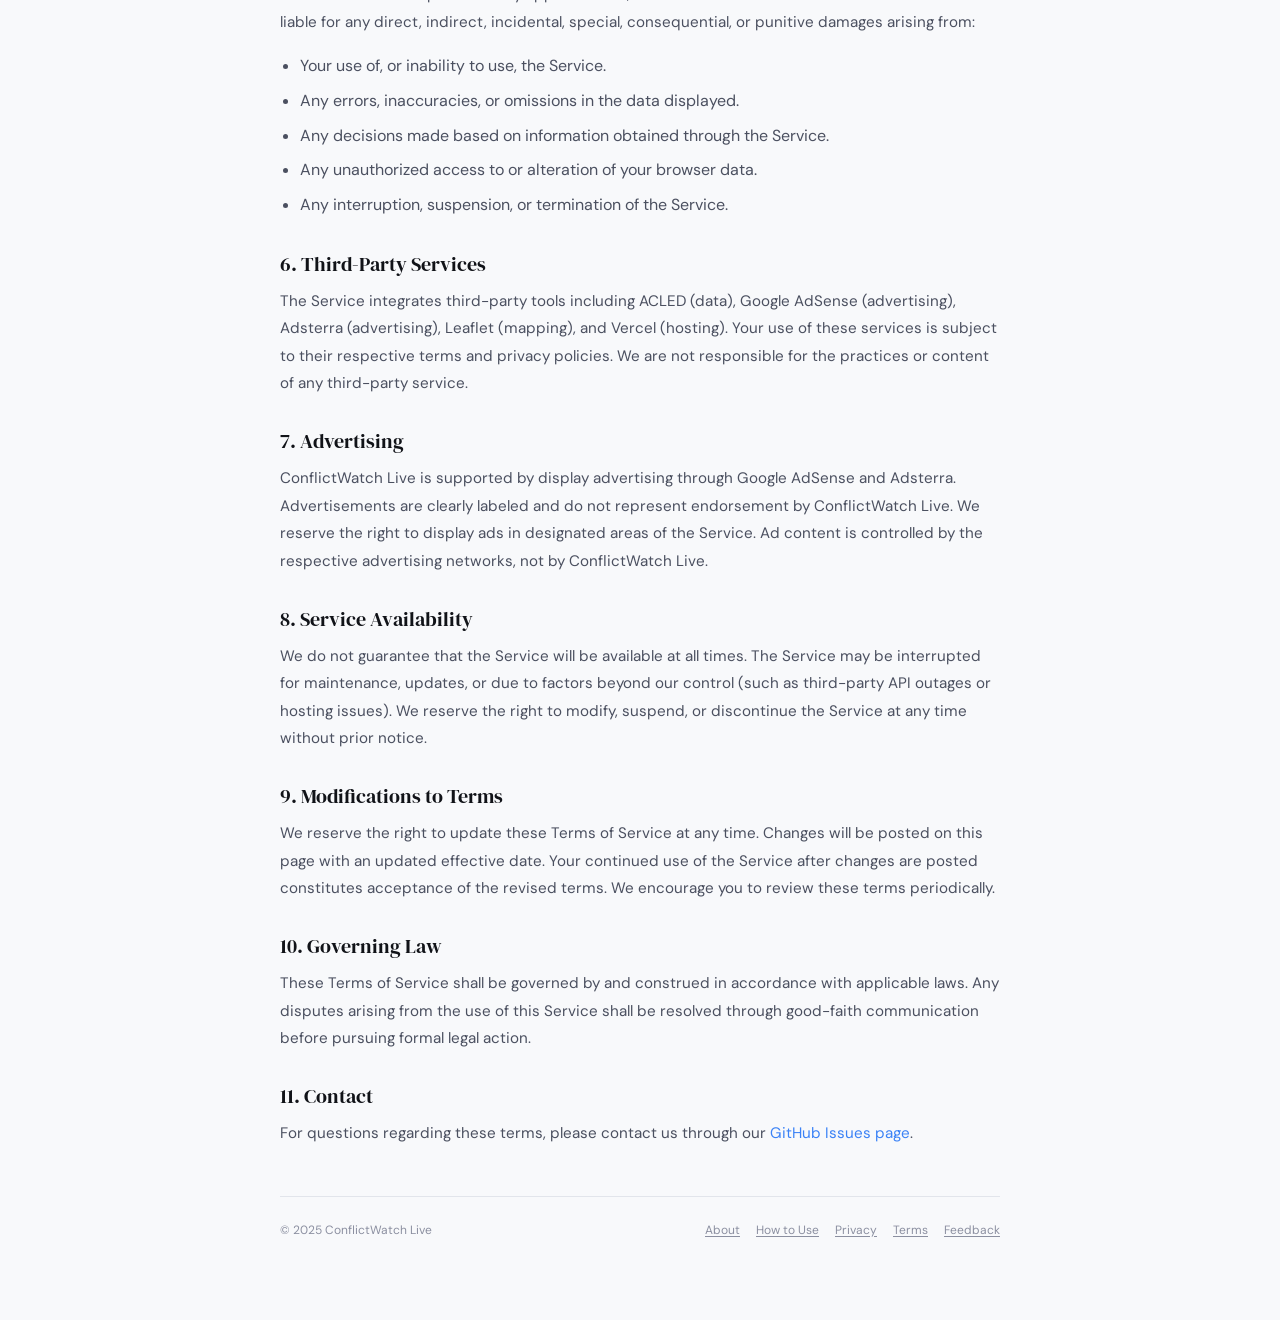
<file: pages/terms.html>
<!DOCTYPE html>
<html lang="en">
<head>
  <meta charset="UTF-8">
  <meta name="viewport" content="width=device-width, initial-scale=1.0">
  <title>Terms of Service — ConflictWatch Live</title>
  <meta name="description" content="Terms of service for ConflictWatch Live, a free global conflict tracking dashboard. Usage terms, disclaimers, and acceptable use policy.">
  <meta name="keywords" content="terms of service, conflict tracker terms, usage policy, disclaimer, acceptable use">
  <link rel="canonical" href="https://conflictwatch-live.vercel.app/pages/terms.html">
  <meta property="og:title" content="Terms of Service — ConflictWatch Live">
  <meta property="og:description" content="Terms and conditions for using ConflictWatch Live's global conflict tracking dashboard.">
  <meta property="og:type" content="website">
  <meta property="og:url" content="https://conflictwatch-live.vercel.app/pages/terms.html">
  <meta property="og:image" content="https://conflictwatch-live.vercel.app/assets/images/og-preview.png">
  <meta property="og:image:width" content="1200">
  <meta property="og:image:height" content="630">
  <meta property="og:site_name" content="ConflictWatch Live">
  <meta name="twitter:card" content="summary_large_image">
  <meta name="twitter:title" content="Terms of Service — ConflictWatch Live">
  <meta name="twitter:description" content="Terms and conditions for using ConflictWatch Live's global conflict tracking dashboard.">
  <meta name="twitter:image" content="https://conflictwatch-live.vercel.app/assets/images/og-preview.png">
  <meta name="robots" content="index, follow">
  <link rel="alternate" hreflang="en" href="https://conflictwatch-live.vercel.app/pages/terms.html">
  <link rel="alternate" hreflang="ko" href="https://conflictwatch-live.vercel.app/pages/terms.html?lang=ko">
  <link rel="alternate" hreflang="es" href="https://conflictwatch-live.vercel.app/pages/terms.html?lang=es">
  <link rel="alternate" hreflang="fr" href="https://conflictwatch-live.vercel.app/pages/terms.html?lang=fr">
  <link rel="alternate" hreflang="de" href="https://conflictwatch-live.vercel.app/pages/terms.html?lang=de">
  <link rel="alternate" hreflang="ja" href="https://conflictwatch-live.vercel.app/pages/terms.html?lang=ja">
  <link rel="alternate" hreflang="zh" href="https://conflictwatch-live.vercel.app/pages/terms.html?lang=zh">
  <link rel="alternate" hreflang="ar" href="https://conflictwatch-live.vercel.app/pages/terms.html?lang=ar">
  <link rel="alternate" hreflang="pt" href="https://conflictwatch-live.vercel.app/pages/terms.html?lang=pt">
  <link rel="alternate" hreflang="ru" href="https://conflictwatch-live.vercel.app/pages/terms.html?lang=ru">
  <link rel="alternate" hreflang="hi" href="https://conflictwatch-live.vercel.app/pages/terms.html?lang=hi">
  <link rel="alternate" hreflang="tr" href="https://conflictwatch-live.vercel.app/pages/terms.html?lang=tr">
  <link rel="alternate" hreflang="x-default" href="https://conflictwatch-live.vercel.app/pages/terms.html">
  <script type="application/ld+json">
  {
    "@context": "https://schema.org",
    "@type": "WebPage",
    "name": "Terms of Service — ConflictWatch Live",
    "description": "Terms of service for ConflictWatch Live, a free global conflict tracking dashboard.",
    "url": "https://conflictwatch-live.vercel.app/pages/terms.html",
    "isPartOf": {
      "@type": "WebApplication",
      "name": "ConflictWatch Live",
      "url": "https://conflictwatch-live.vercel.app/"
    }
  }
  </script>
  <link rel="preconnect" href="https://fonts.googleapis.com">
  <link rel="preconnect" href="https://fonts.gstatic.com" crossorigin>
  <link href="https://fonts.googleapis.com/css2?family=DM+Sans:wght@400;500;600;700&family=DM+Serif+Display&display=swap" rel="stylesheet">
  <link rel="stylesheet" href="../css/variables.css">
  <link rel="stylesheet" href="../css/base.css">
  <!-- Google AdSense -->
  <script async src="https://pagead2.googlesyndication.com/pagead/js/adsbygoogle.js?client=ca-pub-7098271335538021" crossorigin="anonymous"></script>

  <link rel="icon" href="data:image/svg+xml,<svg xmlns='http://www.w3.org/2000/svg' viewBox='0 0 100 100'><text y='.9em' font-size='90'>🌍</text></svg>">
  <style>
    .page { max-width: 760px; margin: 0 auto; padding: 40px 20px 80px; }
    .page-header { display: flex; align-items: center; gap: 10px; margin-bottom: 32px; padding-bottom: 16px; border-bottom: 2px solid var(--border); flex-wrap: wrap; }
    .page-header a { color: var(--text-muted); font-size: 0.85rem; text-decoration: none; }
    .page-header a:hover { color: var(--accent); }
    .page h1 { font-size: 2rem; margin-bottom: 8px; }
    .page h2 { font-size: 1.25rem; margin: 32px 0 12px; color: var(--text-primary); }
    .page p { margin-bottom: 16px; color: var(--text-secondary); line-height: 1.8; font-size: 0.95rem; }
    .page ul { margin: 0 0 16px 20px; color: var(--text-secondary); line-height: 1.8; }
    .page li { margin-bottom: 6px; }
    .page strong { color: var(--text-primary); }
    .page-footer { margin-top: 48px; padding-top: 24px; border-top: 1px solid var(--border); font-size: 0.75rem; color: var(--text-muted); display: flex; flex-wrap: wrap; gap: 16px; justify-content: space-between; }
    .page-footer a { color: var(--text-muted); text-decoration: underline; text-underline-offset: 2px; }
    .page-footer a:hover { color: var(--accent); }
    .page-footer__links { display: flex; gap: 16px; flex-wrap: wrap; }
  </style>
</head>
<body>
  <div class="page">
    <div class="page-header">
      <a href="/">← Back to Map</a>
    </div>

    <h1>Terms of Service</h1>
    <p><strong>Effective Date:</strong> March 28, 2025</p>
    <p>By accessing and using ConflictWatch Live ("the Service"), you agree to be bound by these Terms of Service. If you do not agree with any part of these terms, please discontinue use of the Service immediately.</p>

    <h2>1. Description of Service</h2>
    <p>ConflictWatch Live is a free, publicly accessible web application that visualizes armed conflict events on an interactive map. The Service aggregates data from third-party sources (primarily ACLED) and presents it in a user-friendly dashboard format. The Service is provided "as is" and "as available" without warranties of any kind.</p>

    <h2>2. Acceptable Use</h2>
    <p>You agree to use ConflictWatch Live only for lawful purposes and in a manner that does not infringe upon the rights of others. Specifically, you agree not to:</p>
    <ul>
      <li>Use the Service to promote violence, hatred, or discrimination against any group or individual.</li>
      <li>Scrape, crawl, or systematically extract data from the Service in a manner that bypasses API rate limits or overloads the system.</li>
      <li>Attempt to reverse-engineer, modify, or interfere with the operation of the Service.</li>
      <li>Use the Service to distribute malware, spam, or any other harmful content.</li>
      <li>Misrepresent the data displayed on ConflictWatch Live as your own proprietary research without proper attribution.</li>
      <li>Use automated tools to access the Service at a rate that exceeds normal human usage patterns.</li>
    </ul>

    <h2>3. Data Accuracy Disclaimer</h2>
    <p>The conflict event data displayed on ConflictWatch Live is sourced from third-party providers, primarily ACLED. While we strive to present accurate and up-to-date information, we make <strong>no guarantees</strong> regarding the completeness, accuracy, or timeliness of the data. Specifically:</p>
    <ul>
      <li>Fatality figures are estimates and may not reflect final verified counts.</li>
      <li>Event locations are approximate and may not represent exact coordinates.</li>
      <li>There may be a lag of 1-7 days between an event occurring and its appearance in our dataset.</li>
      <li>Coverage varies by region and may be incomplete in areas with limited media access.</li>
    </ul>
    <p>ConflictWatch Live should <strong>not</strong> be used as a sole source for academic citations, legal proceedings, policy decisions, or any other context where data accuracy is critical. Always cross-reference with primary sources.</p>

    <h2>4. Intellectual Property</h2>
    <p>The ConflictWatch Live application code is open-source and available under the MIT License. The underlying conflict event data is the property of ACLED and is subject to their terms of use. Map tiles are provided by CARTO and OpenStreetMap contributors under their respective licenses.</p>
    <p>The ConflictWatch name, logo, and visual design are the property of the project maintainers. You may not use these for your own projects without permission.</p>

    <h2>5. Limitation of Liability</h2>
    <p>To the fullest extent permitted by applicable law, ConflictWatch Live and its maintainers shall not be liable for any direct, indirect, incidental, special, consequential, or punitive damages arising from:</p>
    <ul>
      <li>Your use of, or inability to use, the Service.</li>
      <li>Any errors, inaccuracies, or omissions in the data displayed.</li>
      <li>Any decisions made based on information obtained through the Service.</li>
      <li>Any unauthorized access to or alteration of your browser data.</li>
      <li>Any interruption, suspension, or termination of the Service.</li>
    </ul>

    <h2>6. Third-Party Services</h2>
    <p>The Service integrates third-party tools including ACLED (data), Google AdSense (advertising), Adsterra (advertising), Leaflet (mapping), and Vercel (hosting). Your use of these services is subject to their respective terms and privacy policies. We are not responsible for the practices or content of any third-party service.</p>

    <h2>7. Advertising</h2>
    <p>ConflictWatch Live is supported by display advertising through Google AdSense and Adsterra. Advertisements are clearly labeled and do not represent endorsement by ConflictWatch Live. We reserve the right to display ads in designated areas of the Service. Ad content is controlled by the respective advertising networks, not by ConflictWatch Live.</p>

    <h2>8. Service Availability</h2>
    <p>We do not guarantee that the Service will be available at all times. The Service may be interrupted for maintenance, updates, or due to factors beyond our control (such as third-party API outages or hosting issues). We reserve the right to modify, suspend, or discontinue the Service at any time without prior notice.</p>

    <h2>9. Modifications to Terms</h2>
    <p>We reserve the right to update these Terms of Service at any time. Changes will be posted on this page with an updated effective date. Your continued use of the Service after changes are posted constitutes acceptance of the revised terms. We encourage you to review these terms periodically.</p>

    <h2>10. Governing Law</h2>
    <p>These Terms of Service shall be governed by and construed in accordance with applicable laws. Any disputes arising from the use of this Service shall be resolved through good-faith communication before pursuing formal legal action.</p>

    <h2>11. Contact</h2>
    <p>For questions regarding these terms, please contact us through our <a href="https://github.com/taeshin11/conflictwatch-live/issues" target="_blank" rel="noopener noreferrer">GitHub Issues page</a>.</p>

    <footer class="page-footer">
      <span>&copy; 2025 ConflictWatch Live</span>
      <div class="page-footer__links">
        <a href="/pages/about.html" data-i18n="about">About</a>
        <a href="/pages/how-to-use.html" data-i18n="howToUse">How to Use</a>
        <a href="/pages/privacy.html" data-i18n="privacy">Privacy</a>
        <a href="/pages/terms.html" data-i18n="terms">Terms</a>
        <a href="mailto:taeshinkim11@gmail.com?subject=ConflictWatch%20Feedback" data-i18n="feedback">Feedback</a>
      </div>
    </footer>
  </div>

  <script src="../js/i18n.js"></script>
  <script src="../js/page-i18n.js"></script>
</body>
</html>
</file>
<file: css/variables.css>
/* === ConflictWatch Design Tokens === */
:root {
  /* Backgrounds */
  --bg-primary: #F8F9FB;
  --bg-secondary: #EFF1F5;
  --bg-card: #FFFFFF;
  --bg-elevated: rgba(255,255,255,0.82);
  --bg-glass: rgba(255,255,255,0.72);

  /* Text */
  --text-primary: #111318;
  --text-secondary: #4B5060;
  --text-muted: #8B8FA0;

  /* Severity — refined palette */
  --severity-critical: #EF4444;
  --severity-critical-bg: rgba(239,68,68,0.08);
  --severity-high: #F97316;
  --severity-high-bg: rgba(249,115,22,0.08);
  --severity-medium: #EAB308;
  --severity-medium-bg: rgba(234,179,8,0.08);
  --severity-low: #3B82F6;
  --severity-low-bg: rgba(59,130,246,0.08);
  --severity-info: #94A3B8;
  --severity-info-bg: rgba(148,163,184,0.08);

  /* UI Accents */
  --accent: #3B82F6;
  --accent-hover: #2563EB;
  --accent-light: rgba(59,130,246,0.06);
  --accent-glow: rgba(59,130,246,0.12);
  --accent-solid-bg: rgba(59,130,246,0.1);

  /* Borders */
  --border: #E2E5EB;
  --border-light: #F0F1F4;

  /* Shadows */
  --shadow-xs: 0 1px 2px rgba(0,0,0,0.03);
  --shadow-sm: 0 1px 3px rgba(0,0,0,0.04), 0 1px 2px rgba(0,0,0,0.03);
  --shadow-md: 0 4px 16px rgba(0,0,0,0.06);
  --shadow-lg: 0 12px 40px rgba(0,0,0,0.08);
  --shadow-xl: 0 24px 56px rgba(0,0,0,0.12);

  /* Radii */
  --radius-xs: 4px;
  --radius: 8px;
  --radius-md: 10px;
  --radius-lg: 14px;
  --radius-xl: 20px;
  --radius-full: 9999px;

  /* Transitions */
  --transition: 0.15s ease;
  --transition-slow: 0.3s cubic-bezier(0.4, 0, 0.2, 1);

  /* Layout */
  --sidebar-width: 380px;
  --header-height: 52px;
  --timeline-height: 80px;
}

/* Dark mode */
[data-theme="dark"] {
  --bg-primary: #0F1013;
  --bg-secondary: #18191D;
  --bg-card: #1E1F24;
  --bg-elevated: rgba(30,31,36,0.88);
  --bg-glass: rgba(30,31,36,0.78);
  --text-primary: #EAEBED;
  --text-secondary: #9496A1;
  --text-muted: #5C5E6A;
  --border: #2A2B31;
  --border-light: #232429;
  --accent-light: rgba(59,130,246,0.1);
  --accent-glow: rgba(59,130,246,0.18);
  --accent-solid-bg: rgba(59,130,246,0.15);
  --severity-critical-bg: rgba(239,68,68,0.12);
  --severity-high-bg: rgba(249,115,22,0.12);
  --severity-medium-bg: rgba(234,179,8,0.12);
  --severity-low-bg: rgba(59,130,246,0.12);
  --severity-info-bg: rgba(148,163,184,0.12);
  --shadow-xs: 0 1px 2px rgba(0,0,0,0.15);
  --shadow-sm: 0 1px 3px rgba(0,0,0,0.25);
  --shadow-md: 0 4px 16px rgba(0,0,0,0.35);
  --shadow-lg: 0 12px 40px rgba(0,0,0,0.45);
  --shadow-xl: 0 24px 56px rgba(0,0,0,0.55);
}
</file>
<file: css/base.css>
/* === Reset & Base Styles === */
*, *::before, *::after {
  box-sizing: border-box;
  margin: 0;
  padding: 0;
}

html {
  font-size: 16px;
  scroll-behavior: smooth;
}

body {
  font-family: 'DM Sans', sans-serif;
  background-color: var(--bg-primary);
  color: var(--text-primary);
  line-height: 1.6;
  min-height: 100vh;
  overflow-x: hidden;
  -webkit-font-smoothing: antialiased;
  -moz-osx-font-smoothing: grayscale;
}

h1, h2, h3, h4, h5, h6 {
  font-family: 'DM Serif Display', serif;
  font-weight: 400;
  line-height: 1.2;
}

a {
  color: var(--accent);
  text-decoration: none;
  transition: color var(--transition);
}

a:hover { color: var(--accent-hover); }

button {
  font-family: inherit;
  cursor: pointer;
  border: none;
  background: none;
  font-size: inherit;
}

input, select, textarea {
  font-family: inherit;
  font-size: inherit;
}

img { max-width: 100%; height: auto; display: block; }

/* Skip to content */
.skip-link {
  position: absolute;
  top: -100%;
  left: 0;
  background: var(--accent);
  color: #fff;
  padding: 8px 16px;
  z-index: 10000;
  font-size: 14px;
  border-radius: 0 0 var(--radius) 0;
}
.skip-link:focus { top: 0; }

/* Scrollbar */
::-webkit-scrollbar { width: 5px; }
::-webkit-scrollbar-track { background: transparent; }
::-webkit-scrollbar-thumb { background: var(--border); border-radius: 3px; }
::-webkit-scrollbar-thumb:hover { background: var(--text-muted); }

/* Utility */
.sr-only {
  position: absolute; width: 1px; height: 1px; padding: 0; margin: -1px;
  overflow: hidden; clip: rect(0,0,0,0); white-space: nowrap; border: 0;
}

.monospace { font-family: 'JetBrains Mono', monospace; }

/* Reduced motion */
@media (prefers-reduced-motion: reduce) {
  *, *::before, *::after {
    animation-duration: 0.01ms !important;
    animation-iteration-count: 1 !important;
    transition-duration: 0.01ms !important;
    scroll-behavior: auto !important;
  }
}
</file>
